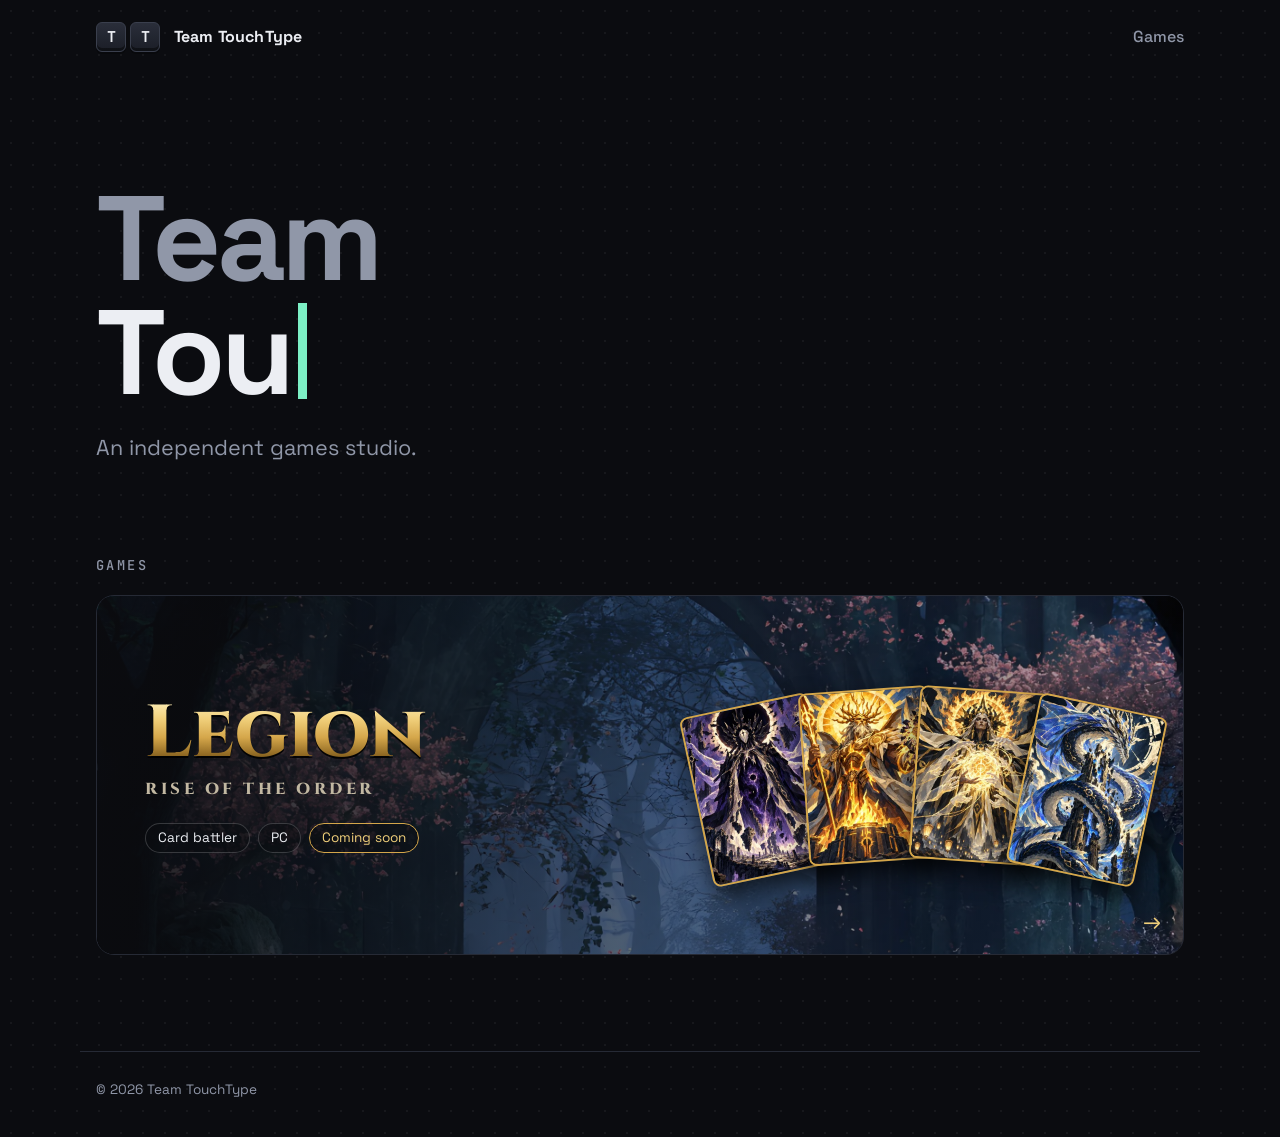
<file: index.html>
<!doctype html>
<html lang="en">
<head>
  <meta charset="utf-8">
  <meta name="viewport" content="width=device-width, initial-scale=1">
  <title>Team TouchType</title>
  <meta name="description" content="Team TouchType is an independent games studio. Now making Legion: Rise of the Order.">
  <meta name="theme-color" content="#0b0c10">
  <link rel="icon" type="image/svg+xml" href="assets/touchtype.svg">

  <meta property="og:title" content="Team TouchType">
  <meta property="og:description" content="Independent games studio. Now making Legion: Rise of the Order.">
  <meta property="og:image" content="https://teamtouchtype.com/assets/og.jpg">
  <meta property="og:url" content="https://teamtouchtype.com/">
  <meta property="og:type" content="website">
  <meta name="twitter:card" content="summary_large_image">

  <link rel="preconnect" href="https://fonts.googleapis.com">
  <link rel="preconnect" href="https://fonts.gstatic.com" crossorigin>
  <link href="https://fonts.googleapis.com/css2?family=Cinzel:wght@800&family=JetBrains+Mono:wght@500&family=Space+Grotesk:wght@400;500;700&display=swap" rel="stylesheet">
  <link rel="stylesheet" href="home.css">
</head>
<body>
  <header class="top">
    <a class="brand" href="/" aria-label="Team TouchType home">
      <span class="key" aria-hidden="true">T</span><span class="key" aria-hidden="true">T</span>
      <span class="brand-name">Team TouchType</span>
    </a>
    <nav><a href="#games">Games</a></nav>
  </header>

  <main>
    <section class="hero">
      <h1 aria-label="Team TouchType">
        <span class="row">Team</span>
        <span class="row">TouchType<span class="caret" aria-hidden="true"></span></span>
      </h1>
      <p class="lede">An independent games studio.</p>
    </section>

    <section id="games" class="games">
      <h2>Games</h2>

      <a class="game game--legion" href="/legion/">
        <div class="game-art" aria-hidden="true"></div>
        <div class="game-body">
          <p class="game-logo">Legion</p>
          <p class="game-sub">Rise of the Order</p>
          <ul class="tags">
            <li>Card battler</li>
            <li>PC</li>
            <li class="soon">Coming soon</li>
          </ul>
        </div>
        <ul class="fan" aria-hidden="true">
          <li><img src="assets/card-22.webp" alt="" width="512" height="512" loading="lazy"></li>
          <li><img src="assets/card-23.webp" alt="" width="512" height="512" loading="lazy"></li>
          <li><img src="assets/card-161.webp" alt="" width="512" height="512" loading="lazy"></li>
          <li><img src="assets/card-21.webp" alt="" width="512" height="512" loading="lazy"></li>
        </ul>
        <span class="arrow" aria-hidden="true">&rarr;</span>
      </a>
    </section>
  </main>

  <footer>&copy; <span id="y">2026</span> Team TouchType</footer>
  <script>document.getElementById('y').textContent = new Date().getFullYear();</script>
  <script>
    // Type the title out letter by letter. Every letter is laid out from the start (just hidden),
    // so nothing shifts while it types; the caret moves along behind the last typed letter.
    (function () {
      var h1 = document.querySelector('.hero h1');
      var caret = h1.querySelector('.caret');
      if (window.matchMedia('(prefers-reduced-motion: reduce)').matches) return;

      var letters = [];
      h1.querySelectorAll('.row').forEach(function (row) {
        var text = row.firstChild.nodeValue;
        row.firstChild.remove();
        var frag = document.createDocumentFragment();
        text.split('').forEach(function (c) {
          var s = document.createElement('span');
          s.className = 'ch';
          s.textContent = c;
          frag.appendChild(s);
          letters.push(s);
        });
        row.insertBefore(frag, row.firstChild);
      });
      h1.classList.add('typing');
      h1.querySelectorAll('.row')[0].prepend(caret);

      var i = 0;
      function next() {
        var s = letters[i];
        s.classList.add('on');
        s.after(caret);
        i++;
        if (i === letters.length) { h1.classList.remove('typing'); return; }
        // A short beat between the words, a little human jitter between letters.
        var delay = letters[i].parentNode !== s.parentNode ? 320 : 70 + Math.random() * 70;
        setTimeout(next, delay);
      }
      (document.fonts ? document.fonts.ready : Promise.resolve()).then(function () {
        setTimeout(next, 350);
      });
    })();
  </script>
</body>
</html>
</file>
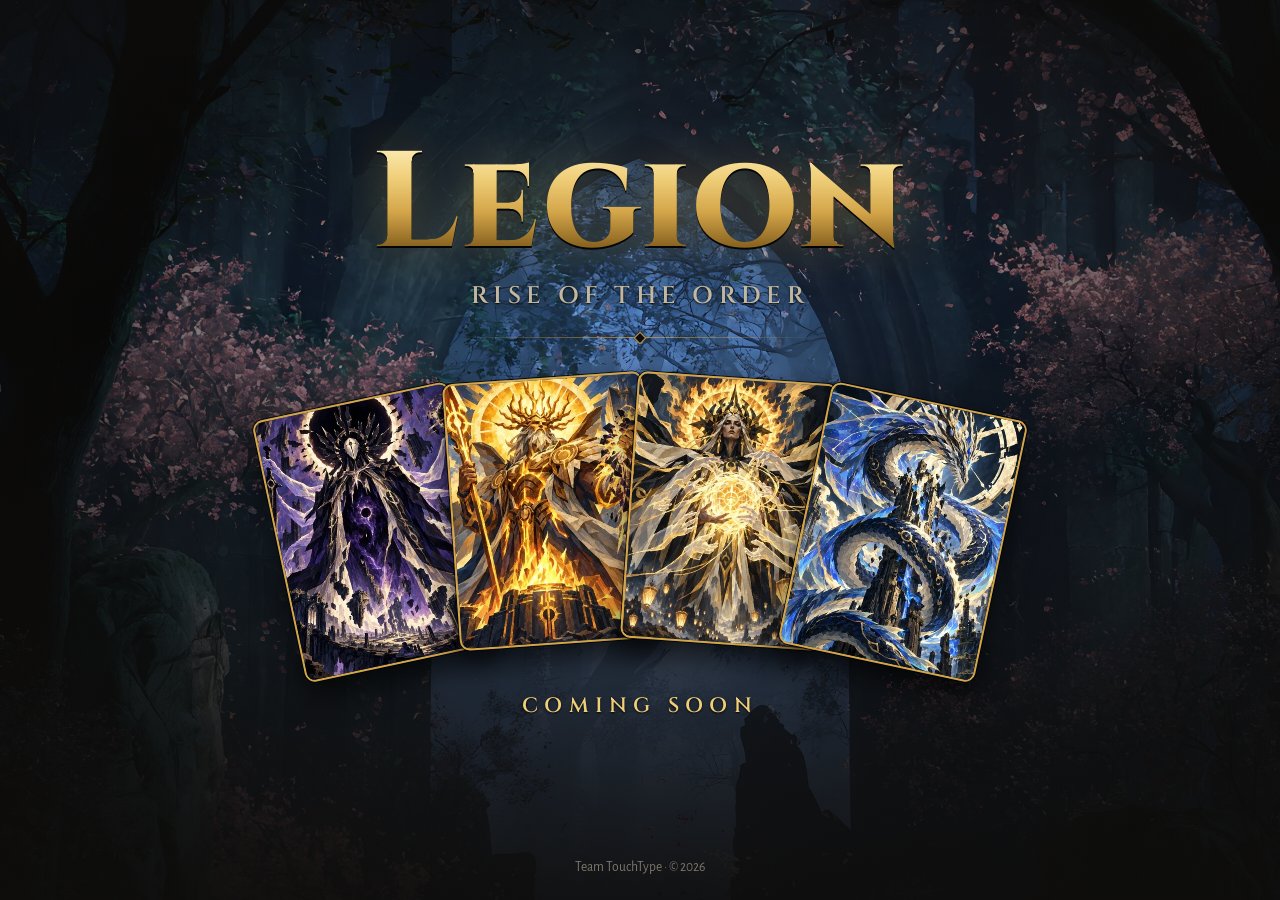
<file: legion/index.html>
<!doctype html>
<html lang="en">
<head>
  <meta charset="utf-8">
  <meta name="viewport" content="width=device-width, initial-scale=1">
  <title>Legion: Rise of the Order</title>
  <meta name="description" content="Legion: Rise of the Order, a fantasy card battler. Coming soon.">
  <meta name="theme-color" content="#0e0d0c">
  <link rel="icon" type="image/png" href="../assets/favicon.png">

  <meta property="og:title" content="Legion: Rise of the Order">
  <meta property="og:description" content="A fantasy card battler. Coming soon.">
  <meta property="og:image" content="https://teamtouchtype.com/assets/og.jpg">
  <meta property="og:type" content="website">
  <meta name="twitter:card" content="summary_large_image">

  <link rel="preconnect" href="https://fonts.googleapis.com">
  <link rel="preconnect" href="https://fonts.gstatic.com" crossorigin>
  <link href="https://fonts.googleapis.com/css2?family=Alegreya+Sans:wght@400;700&family=Cinzel:wght@600;800&display=swap" rel="stylesheet">
  <link rel="preload" as="image" href="../assets/background.webp">
  <link rel="stylesheet" href="style.css">
</head>
<body>
  <div class="bg" aria-hidden="true"></div>

  <main class="hero">
    <h1 class="logo">Legion</h1>
    <p class="subtitle">Rise of the Order</p>
    <div class="rule" aria-hidden="true"><span></span></div>

    <ul class="cards" aria-label="Featured cards">
      <li><img src="../assets/card-22.webp" alt="Zorath, Deity of the End" width="512" height="512"></li>
      <li><img src="../assets/card-23.webp" alt="Auric the Divine Father" width="512" height="512"></li>
      <li><img src="../assets/card-161.webp" alt="Neva the Divine Mother" width="512" height="512"></li>
      <li><img src="../assets/card-21.webp" alt="Shen the World Dragon" width="512" height="512"></li>
    </ul>

    <p class="status">Coming soon</p>
    <!-- When there's a store page, swap the line above for:
    <a class="cta" href="https://store.steampowered.com/app/XXXXX">Wishlist on Steam</a>
    -->
  </main>

  <footer><a href="/">Team TouchType</a> &middot; &copy; <span id="y">2026</span></footer>
  <script>document.getElementById('y').textContent = new Date().getFullYear();</script>
</body>
</html>
</file>
<file: home.css>
:root {
  --bg: #0b0c10;
  --surface: #14161d;
  --line: #262a35;
  --text: #eceef3;
  --muted: #9097a8;
  --accent: #7cf0c5;
  --gold: #d4a64a;
  --gold-hi: #f0cf7a;
}

*, *::before, *::after { box-sizing: border-box; }

html { scroll-behavior: smooth; }

body {
  margin: 0;
  background: var(--bg);
  color: var(--text);
  font-family: "Space Grotesk", system-ui, sans-serif;
  line-height: 1.5;
  overflow-x: hidden;
  /* A faint dot grid, like a keyboard plate. */
  background-image: radial-gradient(rgba(255, 255, 255, 0.05) 1px, transparent 1px);
  background-size: 22px 22px;
}

a { color: inherit; }

main, .top, footer {
  width: min(1120px, 100%);
  margin: 0 auto;
  padding-left: 16px;
  padding-right: 16px;
}

/* Header */
.top {
  display: flex;
  align-items: center;
  justify-content: space-between;
  padding-top: 22px;
  padding-bottom: 22px;
}
.brand {
  display: inline-flex;
  align-items: center;
  gap: 4px;
  text-decoration: none;
  font-weight: 700;
}
.brand-name { margin-left: 10px; letter-spacing: 0.01em; }
.top nav a {
  text-decoration: none;
  color: var(--muted);
  font-weight: 500;
}
.top nav a:hover { color: var(--text); }

/* Keycaps */
.key {
  display: inline-grid;
  place-items: center;
  width: 30px;
  height: 30px;
  font-family: "JetBrains Mono", monospace;
  font-size: 15px;
  color: var(--text);
  background: linear-gradient(180deg, #2a2e3a, #1b1e27);
  border: 1px solid #3a3f4d;
  border-radius: 6px;
  box-shadow: inset 0 -3px 0 rgba(0, 0, 0, 0.45), 0 2px 0 #08090c;
}

/* Hero */
.hero { padding: clamp(56px, 12vh, 140px) 0 clamp(48px, 10vh, 110px); }
.hero h1 {
  margin: 0;
  font-size: clamp(3rem, 11vw, 7.5rem);
  line-height: 0.95;
  letter-spacing: -0.035em;
  font-weight: 700;
}
.hero .row { display: block; }
.hero .row:first-child { color: var(--muted); }
.caret {
  display: inline-block;
  width: 0.08em;
  height: 0.8em;
  margin-left: 0.06em;
  margin-right: -0.14em; /* takes no room, so letters don't shift as it moves */
  vertical-align: -0.04em;
  background: var(--accent);
  animation: blink 1.1s steps(1) infinite;
}
@keyframes blink { 50% { opacity: 0; } }
.hero h1.typing .ch { visibility: hidden; }
.hero h1.typing .ch.on { visibility: visible; }
/* The caret stays solid while typing, then blinks once the title is done. */
.hero h1.typing .caret { animation: none; }
.lede {
  margin: 1.4rem 0 0;
  font-size: clamp(1.05rem, 2.2vw, 1.35rem);
  color: var(--muted);
}

/* Games */
.games { padding-bottom: 96px; }
.games h2 {
  margin: 0 0 20px;
  font-family: "JetBrains Mono", monospace;
  font-size: 0.85rem;
  font-weight: 500;
  letter-spacing: 0.18em;
  text-transform: uppercase;
  color: var(--muted);
}

.game {
  position: relative;
  display: grid;
  grid-template-columns: 1fr auto;
  align-items: center;
  min-height: 360px;
  padding: clamp(24px, 4vw, 48px);
  border: 1px solid var(--line);
  border-radius: 18px;
  overflow: hidden;
  text-decoration: none;
  isolation: isolate;
  transition: border-color 0.3s, transform 0.3s;
}
.game:hover { border-color: rgba(212, 166, 74, 0.6); transform: translateY(-3px); }

.game-art {
  position: absolute;
  inset: 0;
  z-index: -1;
  background:
    linear-gradient(90deg, rgba(11, 12, 16, 0.92) 0%, rgba(11, 12, 16, 0.55) 55%, rgba(11, 12, 16, 0.25) 100%),
    url("assets/background.webp") center 35% / cover no-repeat;
  transition: transform 0.6s ease;
}
.game:hover .game-art { transform: scale(1.04); }

.game-logo {
  margin: 0;
  font-family: "Cinzel", serif;
  font-weight: 800;
  font-size: clamp(2.6rem, 7vw, 4.6rem);
  line-height: 1;
  background: linear-gradient(180deg, #fff3c4 0%, var(--gold-hi) 30%, var(--gold) 55%, #8a6420 80%, #c99a3e 100%);
  -webkit-background-clip: text;
  background-clip: text;
  color: transparent;
  filter: drop-shadow(0 2px 0 rgba(0, 0, 0, 0.9));
}
.game-sub {
  margin: 6px 0 0;
  font-family: "Cinzel", serif;
  font-weight: 800;
  font-size: clamp(0.8rem, 1.8vw, 1rem);
  letter-spacing: 0.22em;
  text-transform: uppercase;
  color: #c2b8a2;
}

.tags {
  list-style: none;
  display: flex;
  flex-wrap: wrap;
  gap: 8px;
  margin: 22px 0 0;
  padding: 0;
}
.tags li {
  padding: 4px 12px;
  font-size: 0.85rem;
  border: 1px solid rgba(255, 255, 255, 0.18);
  border-radius: 999px;
  background: rgba(11, 12, 16, 0.5);
}
.tags .soon { border-color: var(--gold); color: var(--gold-hi); }

.fan {
  list-style: none;
  display: flex;
  margin: 0;
  padding: 0 24px 0 0;
}
.fan li {
  --w: clamp(84px, 11vw, 130px);
  width: var(--w);
  margin: 0 calc(var(--w) * -0.14);
  transform-origin: 50% 120%;
  transition: transform 0.4s cubic-bezier(.2, .8, .2, 1);
}
.fan li:nth-child(1) { transform: rotate(-12deg) translateY(12px); }
.fan li:nth-child(2) { transform: rotate(-4deg); }
.fan li:nth-child(3) { transform: rotate(4deg); }
.fan li:nth-child(4) { transform: rotate(12deg) translateY(12px); }
.game:hover .fan li:nth-child(1) { transform: rotate(-18deg) translate(-10px, 8px); }
.game:hover .fan li:nth-child(2) { transform: rotate(-6deg) translateY(-8px); }
.game:hover .fan li:nth-child(3) { transform: rotate(6deg) translateY(-8px); }
.game:hover .fan li:nth-child(4) { transform: rotate(18deg) translate(10px, 8px); }
.fan img {
  display: block;
  width: 100%;
  height: auto;
  aspect-ratio: 3 / 4;
  object-fit: cover;
  border-radius: 8px;
  border: 2px solid var(--gold);
  box-shadow: 0 10px 24px rgba(0, 0, 0, 0.7);
}

.arrow {
  position: absolute;
  right: 22px;
  bottom: 16px;
  font-size: 1.4rem;
  color: var(--gold-hi);
  transition: transform 0.3s;
}
.game:hover .arrow { transform: translateX(4px); }

footer {
  padding-top: 28px;
  padding-bottom: 36px;
  border-top: 1px solid var(--line);
  color: var(--muted);
  font-size: 0.85rem;
}

@media (max-width: 720px) {
  .game { grid-template-columns: 1fr; gap: 36px; min-height: 0; }
  .game-art {
    background:
      linear-gradient(180deg, rgba(11, 12, 16, 0.85) 0%, rgba(11, 12, 16, 0.45) 60%, rgba(11, 12, 16, 0.8) 100%),
      url("assets/background.webp") center 35% / cover no-repeat;
  }
  .fan { justify-content: center; padding: 0 0 12px; }
  .fan li { --w: clamp(72px, 22vw, 110px); }
}

@media (prefers-reduced-motion: reduce) {
  html { scroll-behavior: auto; }
  .caret { animation: none; }
  .game, .game-art, .fan li, .arrow { transition: none; }
}
</file>
<file: legion/style.css>
:root {
  --bg: #0e0d0c;
  --gold: #d4a64a;
  --gold-hi: #f0cf7a;
  --muted: #c2b8a2;
  --text: #ece4d2;
}

*, *::before, *::after { box-sizing: border-box; }

html, body { margin: 0; min-height: 100%; }

body {
  background: var(--bg);
  color: var(--text);
  font-family: "Alegreya Sans", system-ui, sans-serif;
  display: flex;
  flex-direction: column;
  min-height: 100vh;
  min-height: 100svh;
  overflow-x: hidden;
}

/* Menu art, darkened toward the edges so the title and cards read. */
.bg {
  position: fixed;
  inset: 0;
  z-index: -1;
  background:
    radial-gradient(ellipse at 50% 40%, rgba(14, 13, 12, 0.1) 0%, rgba(14, 13, 12, 0.75) 80%),
    linear-gradient(to bottom, rgba(14, 13, 12, 0.45), rgba(14, 13, 12, 0.05) 35%, rgba(14, 13, 12, 0.9)),
    url("../assets/background.webp") center 30% / cover no-repeat;
  animation: drift 40s ease-in-out infinite alternate;
}

@keyframes drift {
  from { transform: scale(1.04) translateY(0); }
  to   { transform: scale(1.1) translateY(-1.5%); }
}

.hero {
  flex: 1;
  display: flex;
  flex-direction: column;
  align-items: center;
  justify-content: center;
  text-align: center;
  padding: 6vh 16px 2rem;
}

/* Gold metal title, close to the in-game hero logo. */
.logo {
  margin: 0;
  font-family: "Cinzel", serif;
  font-weight: 800;
  font-size: clamp(3.5rem, 13vw, 8.5rem);
  line-height: 1;
  letter-spacing: 0.02em;
  background: linear-gradient(180deg, #fff3c4 0%, var(--gold-hi) 30%, var(--gold) 55%, #8a6420 80%, #c99a3e 100%);
  -webkit-background-clip: text;
  background-clip: text;
  color: transparent;
  filter: drop-shadow(0 2px 0 rgba(0, 0, 0, 0.9)) drop-shadow(0 0 24px rgba(212, 166, 74, 0.35));
}

.subtitle {
  margin: 0.4rem 0 0;
  font-family: "Cinzel", serif;
  font-weight: 600;
  font-size: clamp(0.95rem, 2.6vw, 1.5rem);
  letter-spacing: 0.22em;
  text-transform: uppercase;
  color: var(--muted);
  text-shadow: 0 1px 2px rgba(0, 0, 0, 0.9);
}

/* The house divider: a thin gold line with a diamond in the middle. */
.rule {
  position: relative;
  width: min(360px, 70vw);
  height: 1px;
  margin: 1.6rem 0 2.4rem;
  background: linear-gradient(90deg, transparent, rgba(212, 166, 74, 0.7), transparent);
}
.rule span {
  position: absolute;
  left: 50%;
  top: 50%;
  width: 9px;
  height: 9px;
  border: 1px solid var(--gold);
  background: var(--bg);
  transform: translate(-50%, -50%) rotate(45deg);
}

/* A fanned hand of the four gods. */
.cards {
  list-style: none;
  margin: 0;
  padding: 0;
  display: flex;
  justify-content: center;
}
.cards li {
  --w: clamp(96px, 19vw, 200px);
  width: var(--w);
  margin: 0 calc(var(--w) * -0.12);
  transform-origin: 50% 120%;
  transition: transform 0.35s cubic-bezier(.2, .8, .2, 1), filter 0.35s;
}
.cards li:nth-child(1) { transform: rotate(-12deg) translateY(18px); }
.cards li:nth-child(2) { transform: rotate(-4deg); }
.cards li:nth-child(3) { transform: rotate(4deg); }
.cards li:nth-child(4) { transform: rotate(12deg) translateY(18px); }
.cards li:hover {
  transform: translateY(-22px) scale(1.06);
  z-index: 1;
  filter: drop-shadow(0 0 18px rgba(240, 207, 122, 0.45));
}
.cards img {
  display: block;
  width: 100%;
  height: auto;
  aspect-ratio: 3 / 4;
  object-fit: cover;
  border-radius: 10px;
  border: 2px solid var(--gold);
  box-shadow: 0 0 0 1px rgba(0, 0, 0, 0.8), 0 14px 30px rgba(0, 0, 0, 0.7);
}

.status {
  margin: 3rem 0 0;
  font-family: "Cinzel", serif;
  font-weight: 600;
  font-size: clamp(1rem, 2.4vw, 1.3rem);
  letter-spacing: 0.3em;
  text-transform: uppercase;
  color: var(--gold-hi);
  text-shadow: 0 1px 2px rgba(0, 0, 0, 0.9);
}

.cta {
  display: inline-block;
  margin-top: 3rem;
  padding: 0.9rem 2.2rem;
  font-family: "Cinzel", serif;
  font-weight: 600;
  letter-spacing: 0.12em;
  text-transform: uppercase;
  text-decoration: none;
  color: #1a1208;
  background: linear-gradient(180deg, var(--gold-hi), var(--gold));
  border-radius: 4px;
  box-shadow: 0 6px 20px rgba(0, 0, 0, 0.6);
}
.cta:hover { filter: brightness(1.1); }

footer {
  padding: 1.5rem 16px;
  text-align: center;
  font-size: 0.85rem;
  color: rgba(194, 184, 162, 0.6);
}

@media (prefers-reduced-motion: reduce) {
  .bg { animation: none; }
  .cards li { transition: none; }
}

footer a { color: inherit; text-decoration: none; }
footer a:hover { color: var(--gold-hi); }
</file>
